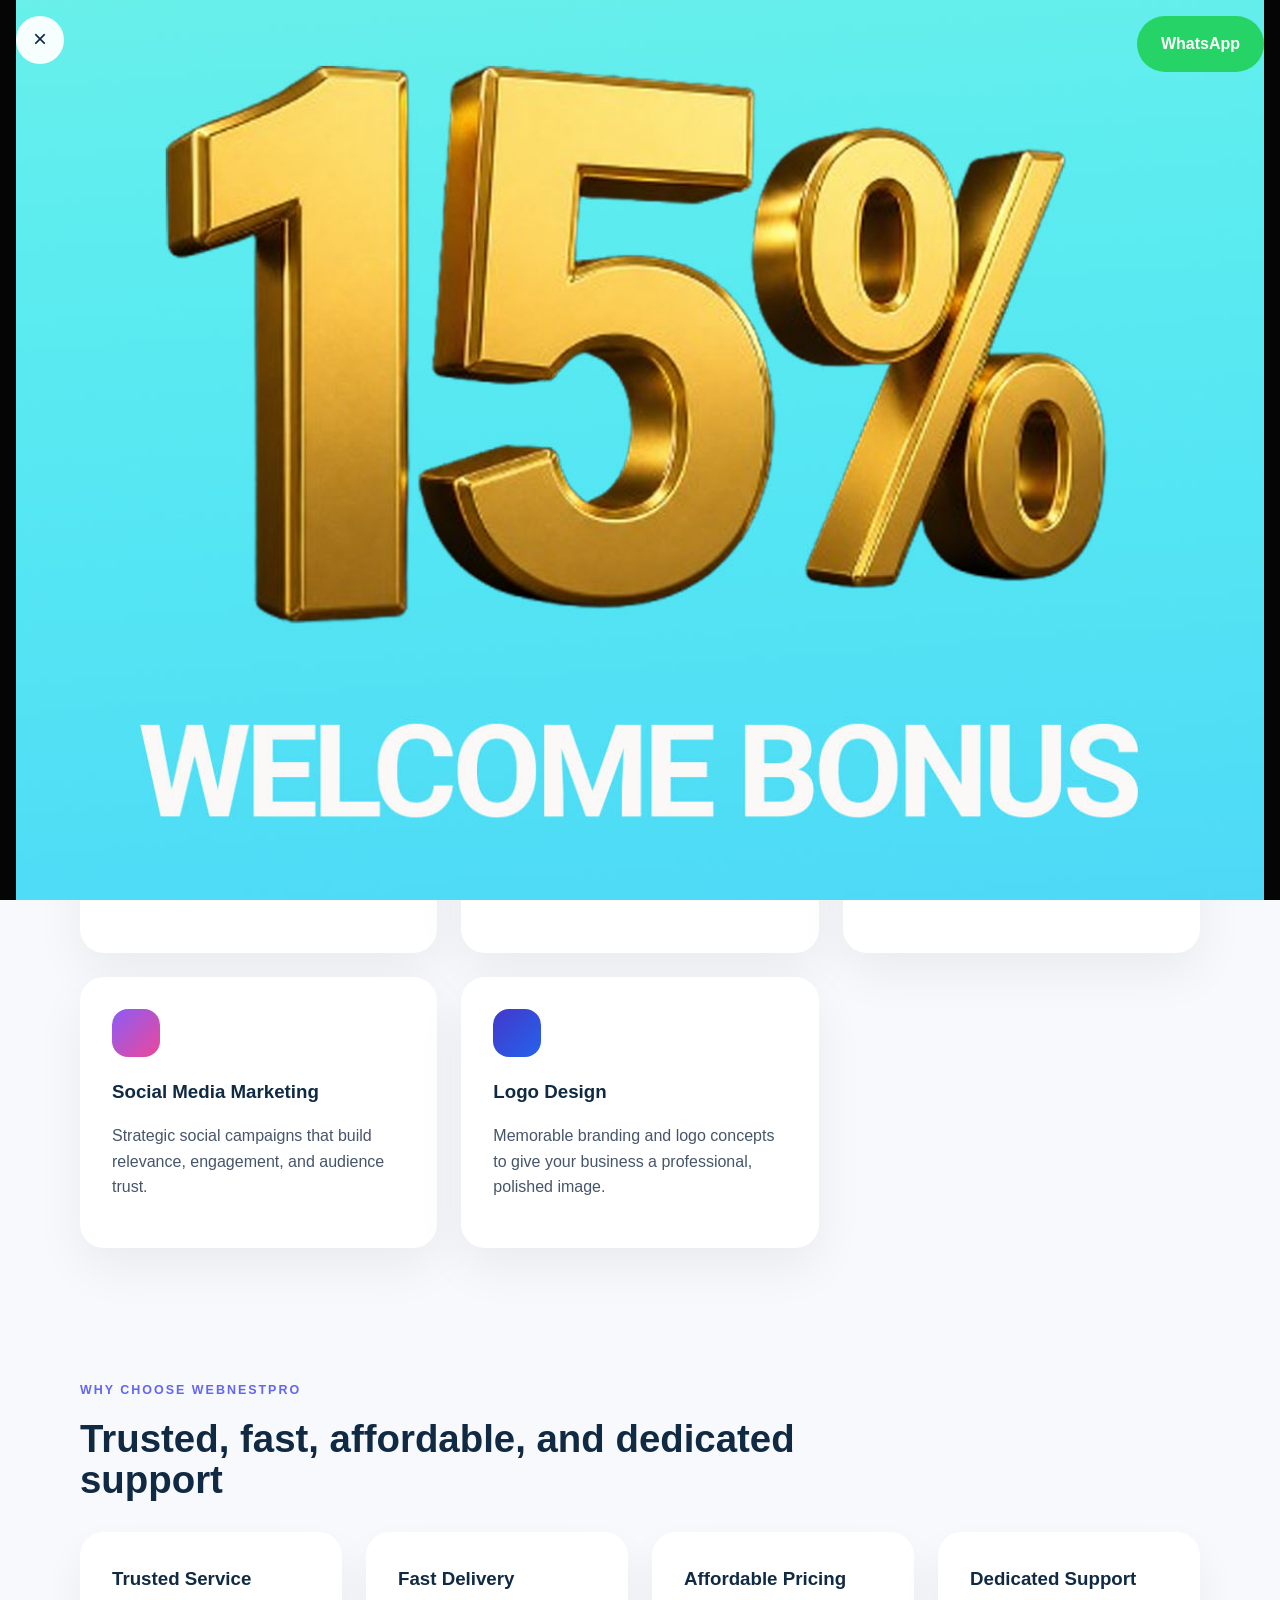
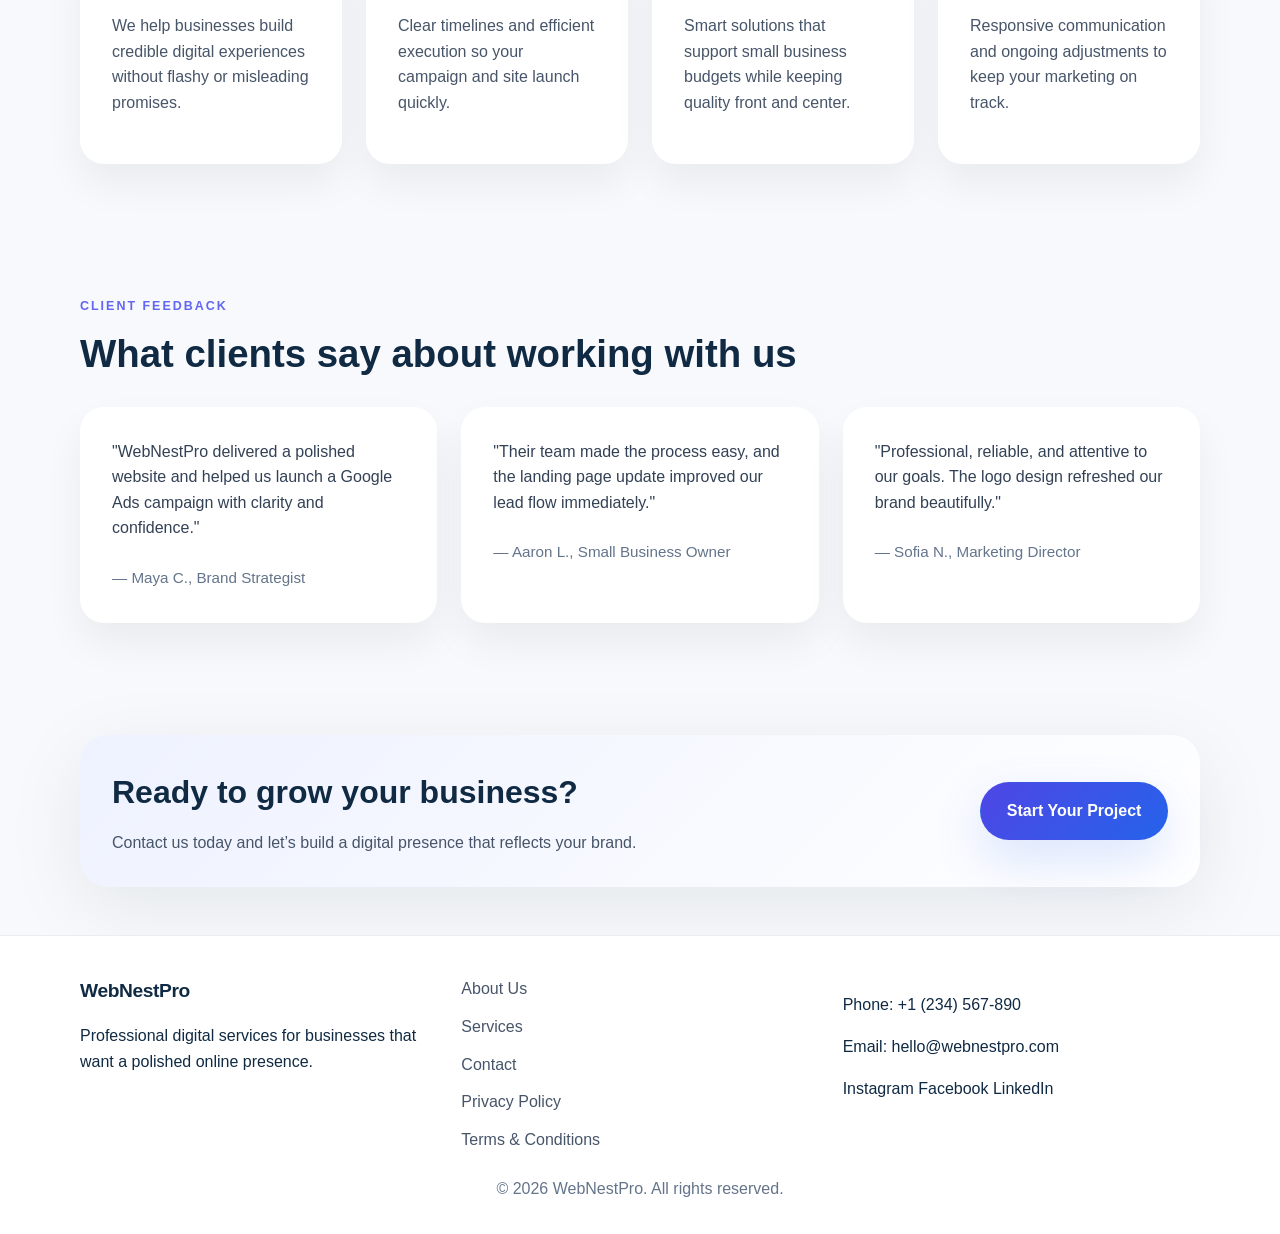
<file: index.html>
<!DOCTYPE html>
<html lang="en">
<head>
  <meta charset="UTF-8" />
  <meta name="viewport" content="width=device-width, initial-scale=1.0" />
  <meta name="description" content="WebNestPro offers website design, landing page creation, Google Ads setup, social media marketing, and logo design for businesses seeking higher conversions." />
  <title>WebNestPro | Digital Agency for High-Converting Websites</title>
  <link rel="stylesheet" href="style.css" />
  <!-- Google tag (gtag.js) -->
<script async src="https://www.googletagmanager.com/gtag/js?id=AW-18084096592"></script>
<script>
  window.dataLayer = window.dataLayer || [];
  function gtag(){dataLayer.push(arguments);}
  gtag('js', new Date());

  gtag('config', 'AW-18084096592');
</script>

<!-- Event snippet for Contact conversion page
In your html page, add the snippet and call gtag_report_conversion when someone clicks on the chosen link or button. -->
<script>
function gtag_report_conversion(url) {
  var callback = function () {
    if (typeof(url) != 'undefined') {
      window.location = url;
    }
  };
  gtag('event', 'conversion', {
      'send_to': 'AW-18084096592/c5SvCL3p6ZscENDUla9D',
      'event_callback': callback
  });
  return false;
}
</script>
<!-- Google Tag Manager -->
<script>(function(w,d,s,l,i){w[l]=w[l]||[];w[l].push({'gtm.start':
new Date().getTime(),event:'gtm.js'});var f=d.getElementsByTagName(s)[0],
j=d.createElement(s),dl=l!='dataLayer'?'&l='+l:'';j.async=true;j.src=
'https://www.googletagmanager.com/gtm.js?id='+i+dl;f.parentNode.insertBefore(j,f);
})(window,document,'script','dataLayer','GTM-MHN823HC');</script>
<!-- End Google Tag Manager -->

</head>
<body>
  <!-- Google Tag Manager (noscript) -->
<noscript><iframe src="https://www.googletagmanager.com/ns.html?id=GTM-MHN823HC"
height="0" width="0" style="display:none;visibility:hidden"></iframe></noscript>
<!-- End Google Tag Manager (noscript) -->
  <header class="site-header">
    <div class="container header-inner">
      <a class="brand" href="index.html">WebNestPro</a>
      <button class="nav-toggle" aria-expanded="false" aria-label="Toggle navigation">
        <span></span>
        <span></span>
        <span></span>
      </button>
      <nav class="site-nav" aria-label="Primary">
        <a href="index.html" class="active">Home</a>
        <a href="about.html">About Us</a>
        <a href="services.html">Services</a>
        <a href="contact.html">Contact</a>
      </nav>
    </div>
  </header>

  <main>
    <section class="hero section-hero">
      <div class="container hero-grid">
        <div class="hero-copy">
          <span class="eyebrow">Digital agency for modern businesses</span>
          <h1>Build Your Online Presence with WebNestPro</h1>
          <p>We create high-converting websites and result-driven marketing strategies that help professional brands stand out online.</p>
          <div class="hero-actions">
            <a href="contact.html" class="button button-primary">Get Free Consultation</a>
            <a href="#services" class="button button-secondary">Explore Services</a>
            <button type="button" class="button button-secondary popup-open-btn">View Ishita Image</button>
          </div>
        </div>
        <div class="hero-panel">
          <div class="hero-card">
            <p><strong>Trusted by growing businesses</strong> for polished websites, targeted ads, and streamlined digital campaigns.</p>
            <div class="hero-stats">
              <div>
                <strong>5</strong>
                <span>Core services</span>
              </div>
              <div>
                <strong>100%</strong>
                <span>Client-focused strategy</span>
              </div>
            </div>
          </div>
        </div>
      </div>
    </section>

    <section class="section services" id="services">
      <div class="container">
        <div class="section-header">
          <span>What we do</span>
          <h2>Services designed to grow your business</h2>
        </div>
        <div class="service-grid">
          <article class="service-card">
            <div class="service-icon icon-web"></div>
            <h3>Website Design</h3>
            <p>Clean, responsive websites built for trust, clarity, and ease of use on desktop and mobile.</p>
          </article>
          <article class="service-card">
            <div class="service-icon icon-landing"></div>
            <h3>Landing Page Creation</h3>
            <p>High-converting landing pages with clear messaging, focused offers, and strong calls-to-action.</p>
          </article>
          <article class="service-card">
            <div class="service-icon icon-ads"></div>
            <h3>Google Ads Setup</h3>
            <p>Professional Google Ads campaigns crafted to drive qualified traffic and measurable results.</p>
          </article>
          <article class="service-card">
            <div class="service-icon icon-social"></div>
            <h3>Social Media Marketing</h3>
            <p>Strategic social campaigns that build relevance, engagement, and audience trust.</p>
          </article>
          <article class="service-card">
            <div class="service-icon icon-brand"></div>
            <h3>Logo Design</h3>
            <p>Memorable branding and logo concepts to give your business a professional, polished image.</p>
          </article>
        </div>
      </div>
    </section>

    <section class="section feature-grid">
      <div class="container">
        <div class="section-header">
          <span>Why choose WebNestPro</span>
          <h2>Trusted, fast, affordable, and dedicated support</h2>
        </div>
        <div class="feature-cards">
          <article class="feature-card">
            <h3>Trusted Service</h3>
            <p>We help businesses build credible digital experiences without flashy or misleading promises.</p>
          </article>
          <article class="feature-card">
            <h3>Fast Delivery</h3>
            <p>Clear timelines and efficient execution so your campaign and site launch quickly.</p>
          </article>
          <article class="feature-card">
            <h3>Affordable Pricing</h3>
            <p>Smart solutions that support small business budgets while keeping quality front and center.</p>
          </article>
          <article class="feature-card">
            <h3>Dedicated Support</h3>
            <p>Responsive communication and ongoing adjustments to keep your marketing on track.</p>
          </article>
        </div>
      </div>
    </section>

    <section class="section testimonials">
      <div class="container">
        <div class="section-header">
          <span>Client feedback</span>
          <h2>What clients say about working with us</h2>
        </div>
        <div class="testimonial-grid">
          <article class="testimonial-card">
            <p>"WebNestPro delivered a polished website and helped us launch a Google Ads campaign with clarity and confidence."</p>
            <span>— Maya C., Brand Strategist</span>
          </article>
          <article class="testimonial-card">
            <p>"Their team made the process easy, and the landing page update improved our lead flow immediately."</p>
            <span>— Aaron L., Small Business Owner</span>
          </article>
          <article class="testimonial-card">
            <p>"Professional, reliable, and attentive to our goals. The logo design refreshed our brand beautifully."</p>
            <span>— Sofia N., Marketing Director</span>
          </article>
        </div>
      </div>
    </section>

    <section class="section cta-banner">
      <div class="container cta-panel">
        <div>
          <h2>Ready to grow your business?</h2>
          <p>Contact us today and let’s build a digital presence that reflects your brand.</p>
        </div>
        <a href="contact.html" class="button button-primary">Start Your Project</a>
      </div>
    </section>
  </main>

  <footer class="site-footer">
    <div class="container footer-grid">
      <div>
        <a class="brand" href="index.html">WebNestPro</a>
        <p>Professional digital services for businesses that want a polished online presence.</p>
      </div>
      <div class="footer-links">
        <a href="about.html">About Us</a>
        <a href="services.html">Services</a>
        <a href="contact.html">Contact</a>
        <a href="privacy.html">Privacy Policy</a>
        <a href="terms.html">Terms &amp; Conditions</a>
      </div>
      <div>
        <p>Phone: <a href="tel:+1234567890">+1 (234) 567-890</a></p>
        <p>Email: <a href="mailto:hello@webnestpro.com">hello@webnestpro.com</a></p>
        <div class="social-links">
          <a href="#" aria-label="Instagram">Instagram</a>
          <a href="#" aria-label="Facebook">Facebook</a>
          <a href="#" aria-label="LinkedIn">LinkedIn</a>
        </div>
      </div>
    </div>
    <p class="footer-note">© 2026 WebNestPro. All rights reserved.</p>
  </footer>

  <div class="image-popup-overlay" id="imagePopup" aria-hidden="true" role="dialog" aria-label="Ishita image preview">
    <div class="whatsapp-float">
      <a class="whatsapp-link" href="https://api.whatsapp.com/send?phone=919135165706&text=Hii..%20I%20Want%20Know%20more!" onclick="return gtag_report_conversion('https://api.whatsapp.com/send?phone=919135165706&text=Hii..%20I%20Want%20Know%20more!');" target="_blank" rel="noopener noreferrer">
        WhatsApp
      </a>
    </div>
    <div class="image-popup-inner">
      <button type="button" class="popup-close" id="popupClose" aria-label="Close image popup">×</button>
           <a  href="https://api.whatsapp.com/send?phone=919135165706&text=Hii..%20I%20Want%20Know%20more!"  onclick="return gtag_report_conversion('https://api.whatsapp.com/send?phone=919135165706&text=Hii..%20I%20Want%20Know%20more!');" rel="noopener noreferrer">
        <img src="kanha popup.jpg" alt="Ishita" />
      </a>
      
      <p class="popup-caption">Scroll to view the full image.</p>
    </div>
  </div>
  <script src="script.js"></script>
</body>
</html>
</file>
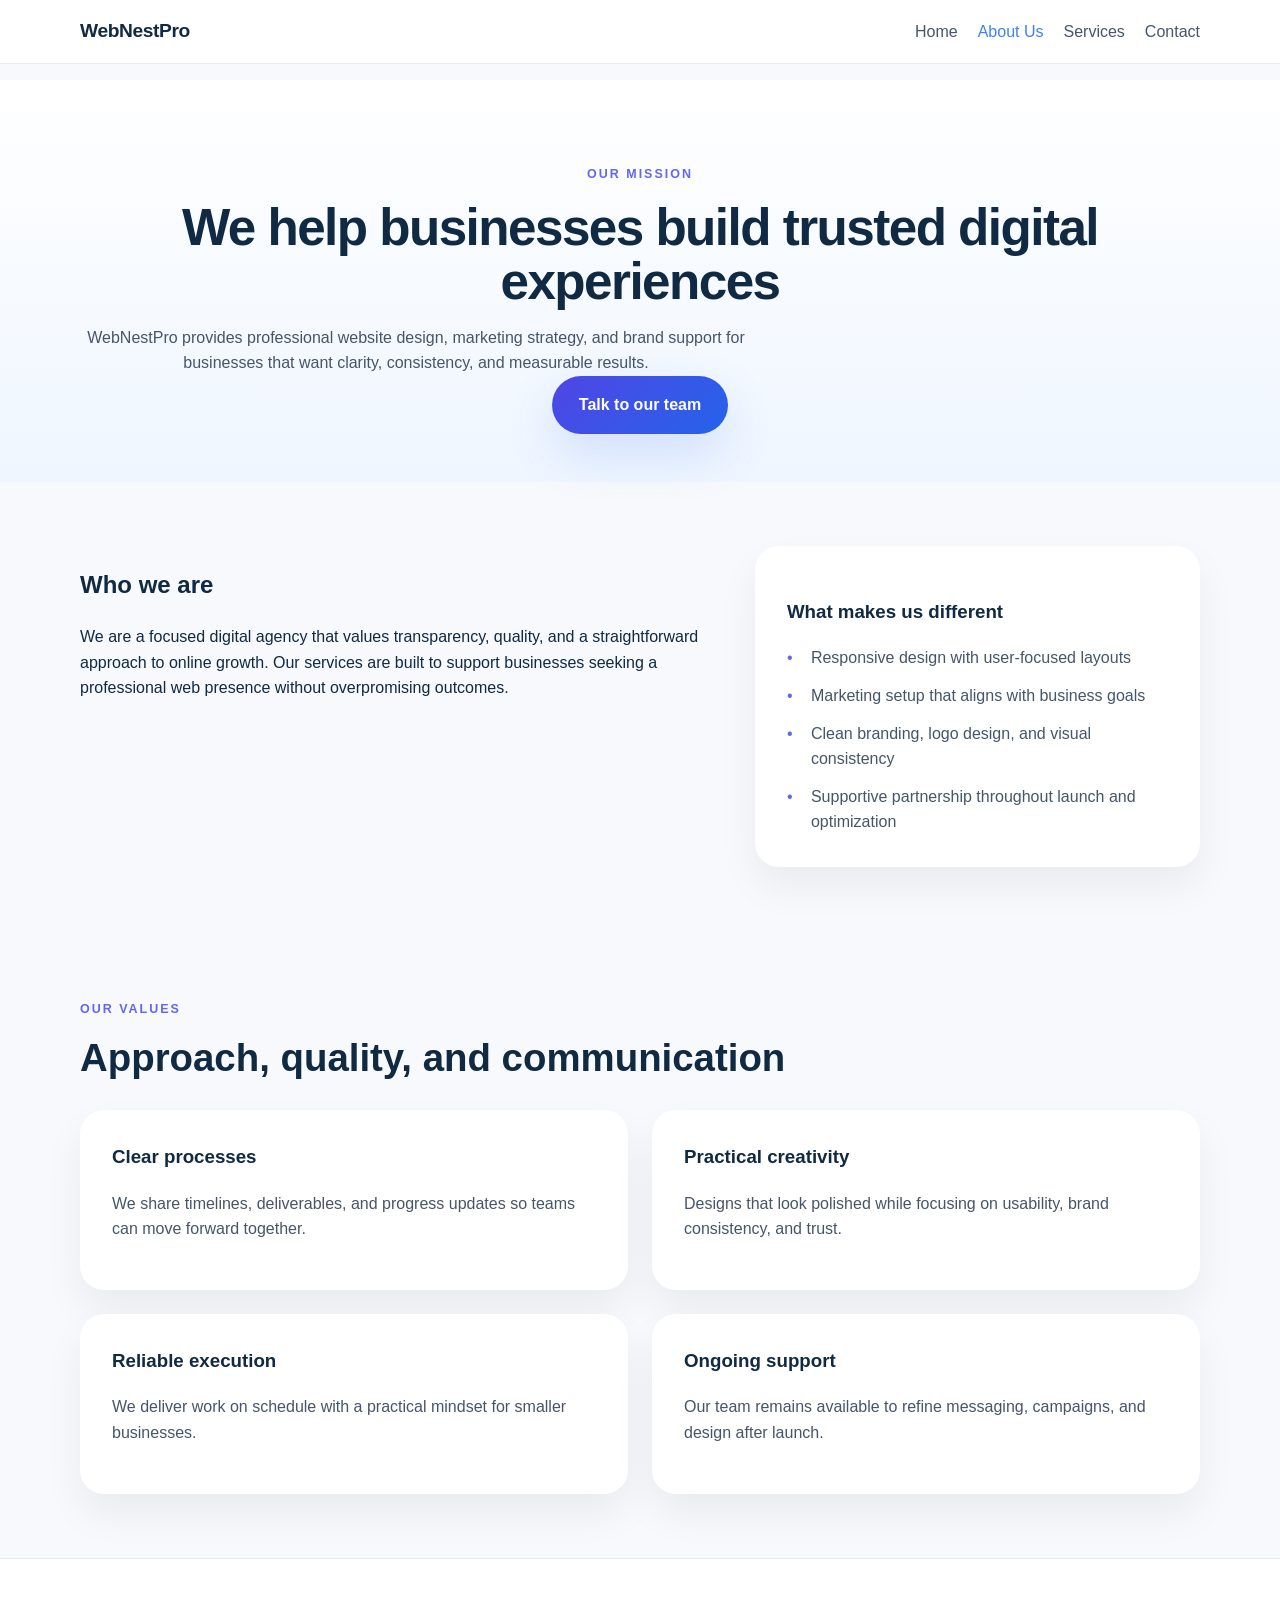
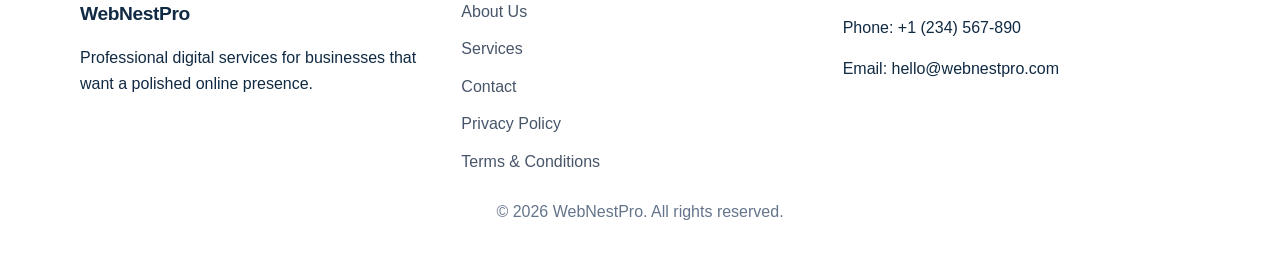
<file: about.html>
<!DOCTYPE html>
<html lang="en">
<head>
  <meta charset="UTF-8" />
  <meta name="viewport" content="width=device-width, initial-scale=1.0" />
  <meta name="description" content="Learn about WebNestPro's professional team, values, and digital agency approach for website design and online marketing." />
  <title>About Us | WebNestPro</title>
  <link rel="stylesheet" href="style.css" />
</head>
<body>
  <header class="site-header">
    <div class="container header-inner">
      <a class="brand" href="index.html">WebNestPro</a>
      <button class="nav-toggle" aria-expanded="false" aria-label="Toggle navigation">
        <span></span>
        <span></span>
        <span></span>
      </button>
      <nav class="site-nav" aria-label="Primary">
        <a href="index.html">Home</a>
        <a href="about.html" class="active">About Us</a>
        <a href="services.html">Services</a>
        <a href="contact.html">Contact</a>
      </nav>
    </div>
  </header>

  <main class="page-main">
    <section class="page-hero section-hero alt-hero">
      <div class="container hero-copy centered-copy">
        <span class="eyebrow">Our mission</span>
        <h1>We help businesses build trusted digital experiences</h1>
        <p>WebNestPro provides professional website design, marketing strategy, and brand support for businesses that want clarity, consistency, and measurable results.</p>
        <a href="contact.html" class="button button-primary">Talk to our team</a>
      </div>
    </section>

    <section class="section about-details">
      <div class="container about-grid">
        <div>
          <h2>Who we are</h2>
          <p>We are a focused digital agency that values transparency, quality, and a straightforward approach to online growth. Our services are built to support businesses seeking a professional web presence without overpromising outcomes.</p>
        </div>
        <div class="about-card">
          <h3>What makes us different</h3>
          <ul>
            <li>Responsive design with user-focused layouts</li>
            <li>Marketing setup that aligns with business goals</li>
            <li>Clean branding, logo design, and visual consistency</li>
            <li>Supportive partnership throughout launch and optimization</li>
          </ul>
        </div>
      </div>
    </section>

    <section class="section values-section">
      <div class="container">
        <div class="section-header">
          <span>Our values</span>
          <h2>Approach, quality, and communication</h2>
        </div>
        <div class="value-grid">
          <article class="value-card">
            <h3>Clear processes</h3>
            <p>We share timelines, deliverables, and progress updates so teams can move forward together.</p>
          </article>
          <article class="value-card">
            <h3>Practical creativity</h3>
            <p>Designs that look polished while focusing on usability, brand consistency, and trust.</p>
          </article>
          <article class="value-card">
            <h3>Reliable execution</h3>
            <p>We deliver work on schedule with a practical mindset for smaller businesses.</p>
          </article>
          <article class="value-card">
            <h3>Ongoing support</h3>
            <p>Our team remains available to refine messaging, campaigns, and design after launch.</p>
          </article>
        </div>
      </div>
    </section>
  </main>

  <footer class="site-footer">
    <div class="container footer-grid">
      <div>
        <a class="brand" href="index.html">WebNestPro</a>
        <p>Professional digital services for businesses that want a polished online presence.</p>
      </div>
      <div class="footer-links">
        <a href="about.html">About Us</a>
        <a href="services.html">Services</a>
        <a href="contact.html">Contact</a>
        <a href="privacy.html">Privacy Policy</a>
        <a href="terms.html">Terms &amp; Conditions</a>
      </div>
      <div>
        <p>Phone: <a href="tel:+1234567890">+1 (234) 567-890</a></p>
        <p>Email: <a href="mailto:hello@webnestpro.com">hello@webnestpro.com</a></p>
      </div>
    </div>
    <p class="footer-note">© 2026 WebNestPro. All rights reserved.</p>
  </footer>

  <script src="script.js"></script>
</body>
</html>
</file>
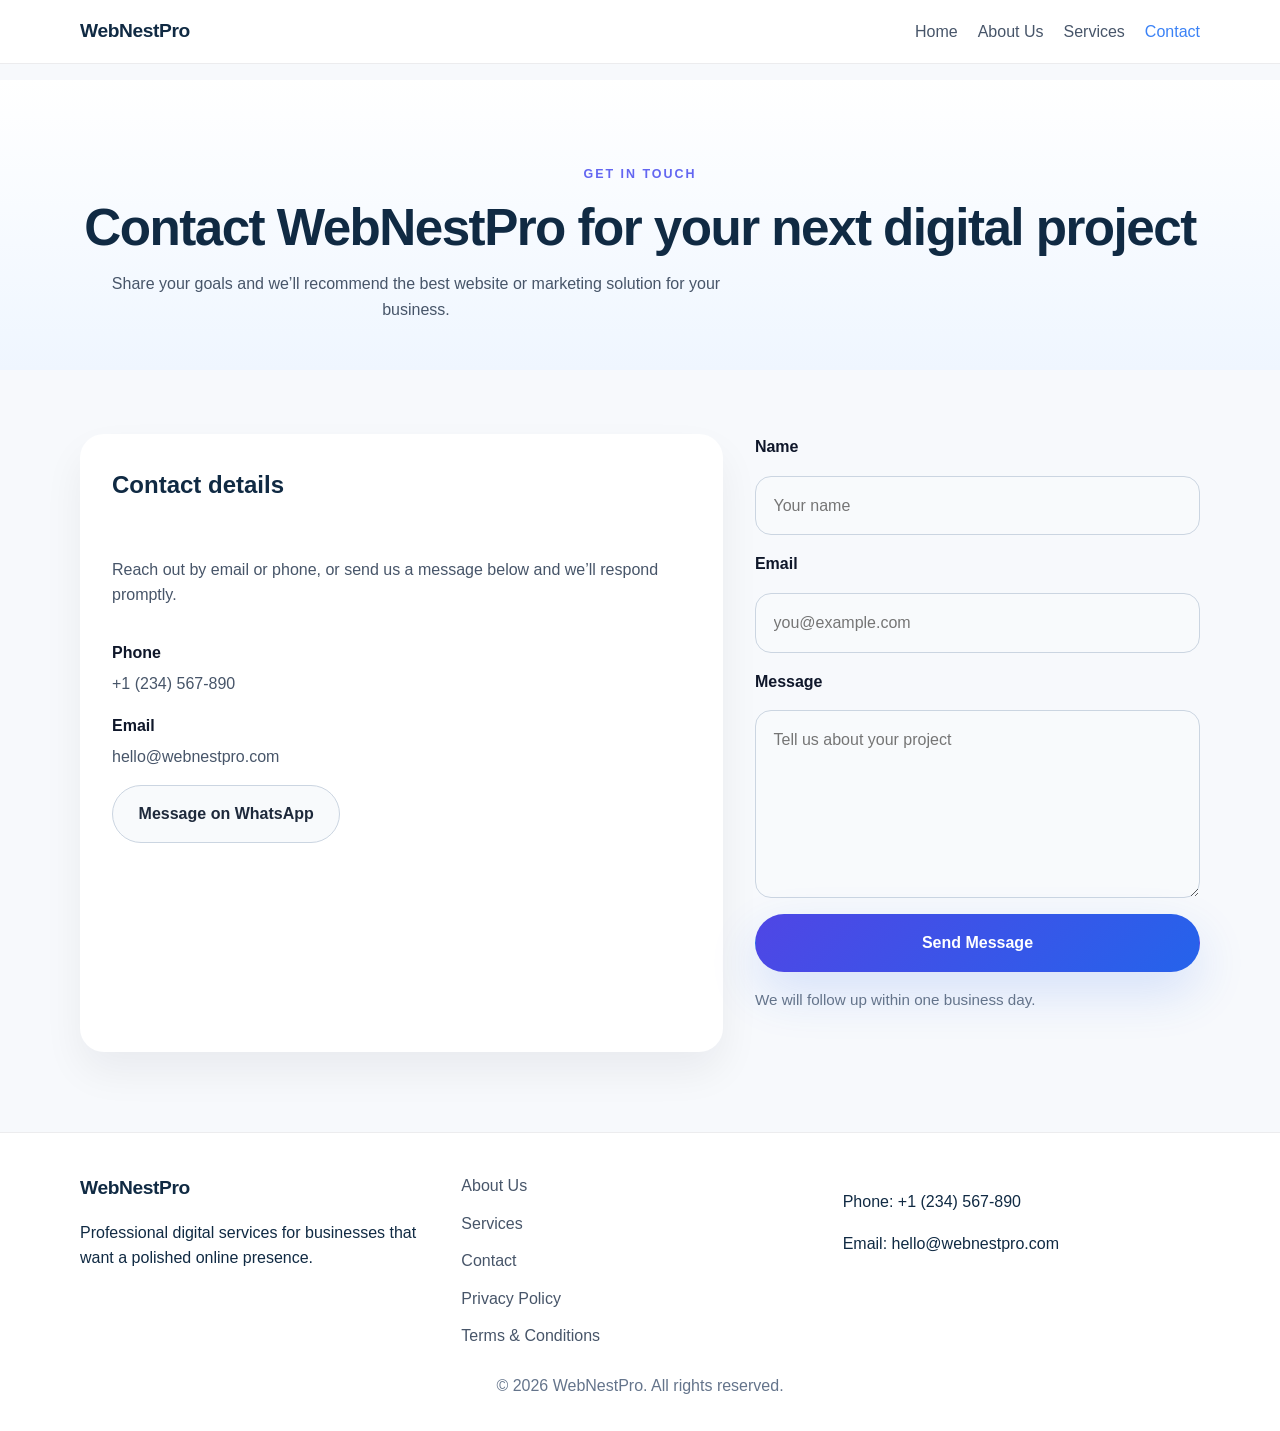
<file: contact.html>
<!DOCTYPE html>
<html lang="en">
<head>
  <meta charset="UTF-8" />
  <meta name="viewport" content="width=device-width, initial-scale=1.0" />
  <meta name="description" content="Contact WebNestPro for website design, Google Ads setup, social media marketing, and branding services." />
  <title>Contact | WebNestPro</title>
  <link rel="stylesheet" href="style.css" />
</head>
<body>
  <header class="site-header">
    <div class="container header-inner">
      <a class="brand" href="index.html">WebNestPro</a>
      <button class="nav-toggle" aria-expanded="false" aria-label="Toggle navigation">
        <span></span>
        <span></span>
        <span></span>
      </button>
      <nav class="site-nav" aria-label="Primary">
        <a href="index.html">Home</a>
        <a href="about.html">About Us</a>
        <a href="services.html">Services</a>
        <a href="contact.html" class="active">Contact</a>
      </nav>
    </div>
  </header>

  <main class="page-main">
    <section class="page-hero section-hero alt-hero">
      <div class="container hero-copy centered-copy">
        <span class="eyebrow">Get in touch</span>
        <h1>Contact WebNestPro for your next digital project</h1>
        <p>Share your goals and we’ll recommend the best website or marketing solution for your business.</p>
      </div>
    </section>

    <section class="section contact-section">
      <div class="container contact-grid">
        <div class="contact-info-card">
          <h2>Contact details</h2>
          <p>Reach out by email or phone, or send us a message below and we’ll respond promptly.</p>
          <div class="contact-item">
            <strong>Phone</strong>
            <a href="tel:+1234567890">+1 (234) 567-890</a>
          </div>
          <div class="contact-item">
            <strong>Email</strong>
            <a href="mailto:hello@webnestpro.com">hello@webnestpro.com</a>
          </div>
          <a class="button button-secondary whatsapp-button" href="https://wa.me/1234567890" target="_blank" rel="noreferrer">Message on WhatsApp</a>
        </div>

        <form class="contact-form" id="contactForm">
          <label for="name">Name</label>
          <input type="text" id="name" name="name" placeholder="Your name" required />

          <label for="email">Email</label>
          <input type="email" id="email" name="email" placeholder="you@example.com" required />

          <label for="message">Message</label>
          <textarea id="message" name="message" rows="6" placeholder="Tell us about your project" required></textarea>

          <button type="submit" class="button button-primary">Send Message</button>
          <p class="form-note">We will follow up within one business day.</p>
          <div class="form-status" id="formStatus" aria-live="polite"></div>
        </form>
      </div>
    </section>
  </main>

  <footer class="site-footer">
    <div class="container footer-grid">
      <div>
        <a class="brand" href="index.html">WebNestPro</a>
        <p>Professional digital services for businesses that want a polished online presence.</p>
      </div>
      <div class="footer-links">
        <a href="about.html">About Us</a>
        <a href="services.html">Services</a>
        <a href="contact.html">Contact</a>
        <a href="privacy.html">Privacy Policy</a>
        <a href="terms.html">Terms &amp; Conditions</a>
      </div>
      <div>
        <p>Phone: <a href="tel:+1234567890">+1 (234) 567-890</a></p>
        <p>Email: <a href="mailto:hello@webnestpro.com">hello@webnestpro.com</a></p>
      </div>
    </div>
    <p class="footer-note">© 2026 WebNestPro. All rights reserved.</p>
  </footer>

  <script src="script.js"></script>
</body>
</html>
</file>
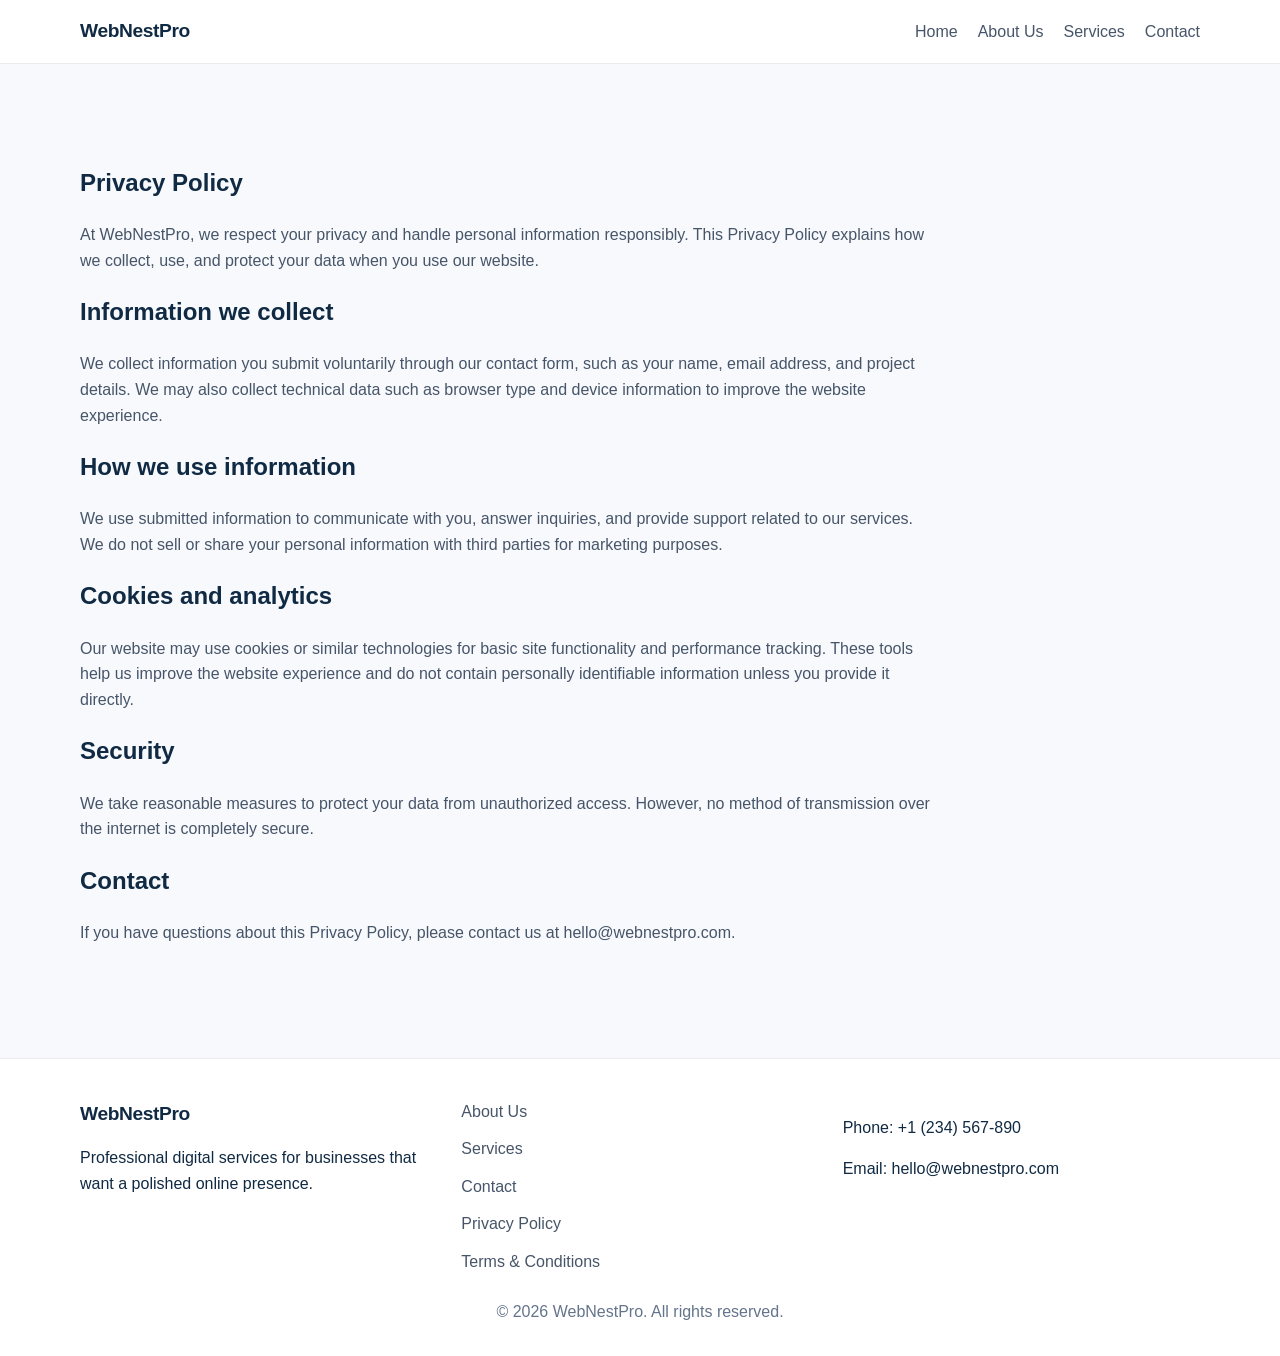
<file: privacy.html>
<!DOCTYPE html>
<html lang="en">
<head>
  <meta charset="UTF-8" />
  <meta name="viewport" content="width=device-width, initial-scale=1.0" />
  <meta name="description" content="Privacy Policy for WebNestPro explaining how we collect and handle personal information on our website." />
  <title>Privacy Policy | WebNestPro</title>
  <link rel="stylesheet" href="style.css" />
</head>
<body>
  <header class="site-header">
    <div class="container header-inner">
      <a class="brand" href="index.html">WebNestPro</a>
      <button class="nav-toggle" aria-expanded="false" aria-label="Toggle navigation">
        <span></span>
        <span></span>
        <span></span>
      </button>
      <nav class="site-nav" aria-label="Primary">
        <a href="index.html">Home</a>
        <a href="about.html">About Us</a>
        <a href="services.html">Services</a>
        <a href="contact.html">Contact</a>
      </nav>
    </div>
  </header>

  <main class="page-main">
    <section class="section page-content">
      <div class="container">
        <h1>Privacy Policy</h1>
        <p>At WebNestPro, we respect your privacy and handle personal information responsibly. This Privacy Policy explains how we collect, use, and protect your data when you use our website.</p>

        <h2>Information we collect</h2>
        <p>We collect information you submit voluntarily through our contact form, such as your name, email address, and project details. We may also collect technical data such as browser type and device information to improve the website experience.</p>

        <h2>How we use information</h2>
        <p>We use submitted information to communicate with you, answer inquiries, and provide support related to our services. We do not sell or share your personal information with third parties for marketing purposes.</p>

        <h2>Cookies and analytics</h2>
        <p>Our website may use cookies or similar technologies for basic site functionality and performance tracking. These tools help us improve the website experience and do not contain personally identifiable information unless you provide it directly.</p>

        <h2>Security</h2>
        <p>We take reasonable measures to protect your data from unauthorized access. However, no method of transmission over the internet is completely secure.</p>

        <h2>Contact</h2>
        <p>If you have questions about this Privacy Policy, please contact us at <a href="mailto:hello@webnestpro.com">hello@webnestpro.com</a>.</p>
      </div>
    </section>
  </main>

  <footer class="site-footer">
    <div class="container footer-grid">
      <div>
        <a class="brand" href="index.html">WebNestPro</a>
        <p>Professional digital services for businesses that want a polished online presence.</p>
      </div>
      <div class="footer-links">
        <a href="about.html">About Us</a>
        <a href="services.html">Services</a>
        <a href="contact.html">Contact</a>
        <a href="privacy.html">Privacy Policy</a>
        <a href="terms.html">Terms &amp; Conditions</a>
      </div>
      <div>
        <p>Phone: <a href="tel:+1234567890">+1 (234) 567-890</a></p>
        <p>Email: <a href="mailto:hello@webnestpro.com">hello@webnestpro.com</a></p>
      </div>
    </div>
    <p class="footer-note">© 2026 WebNestPro. All rights reserved.</p>
  </footer>

  <script src="script.js"></script>
</body>
</html>
</file>
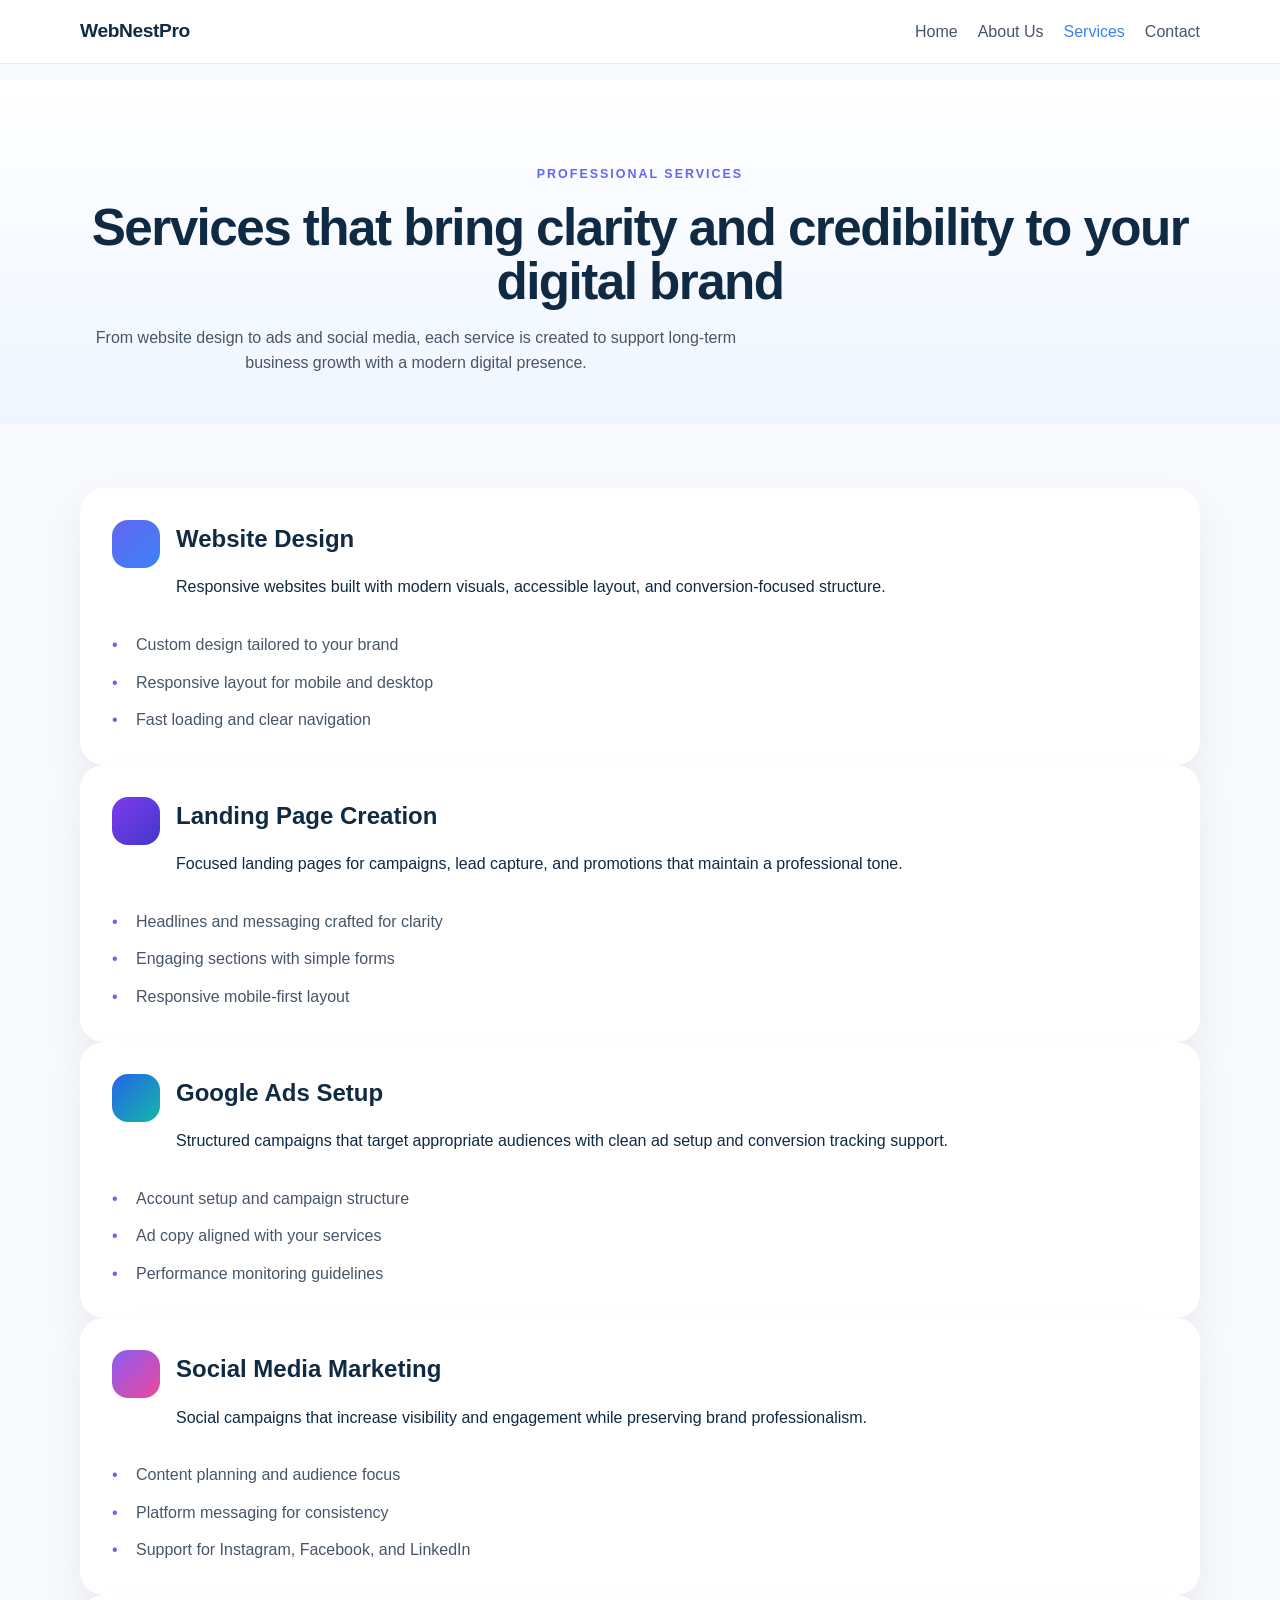
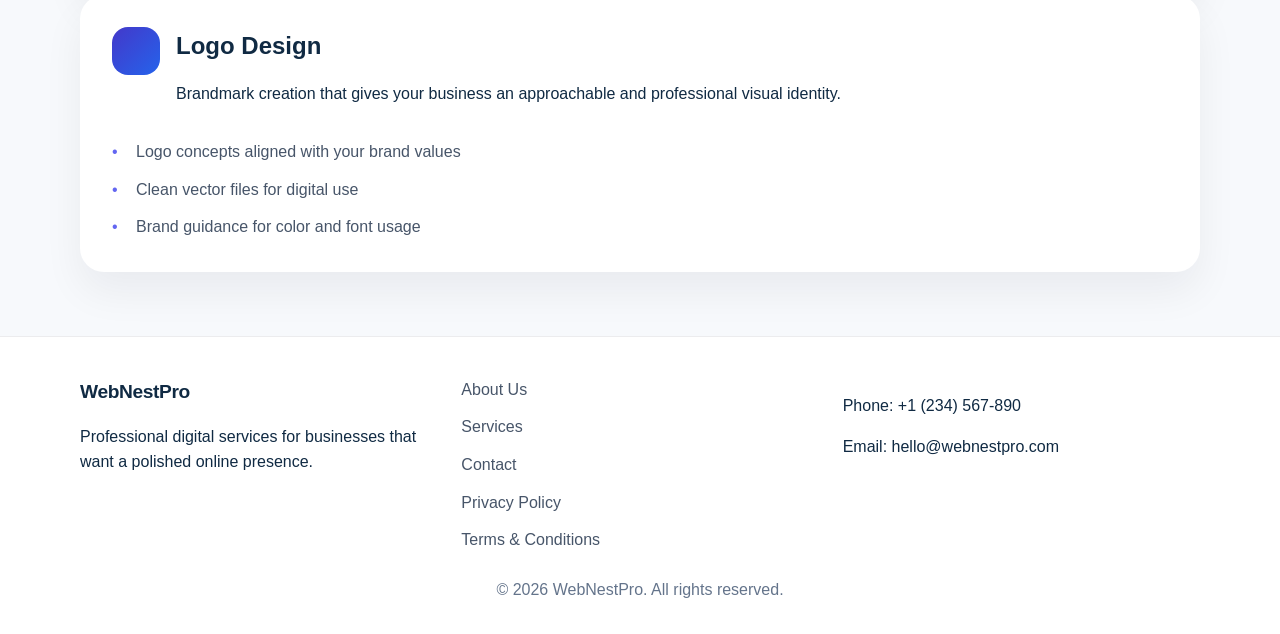
<file: services.html>
<!DOCTYPE html>
<html lang="en">
<head>
  <meta charset="UTF-8" />
  <meta name="viewport" content="width=device-width, initial-scale=1.0" />
  <meta name="description" content="Discover WebNestPro's services: website design, landing pages, Google Ads setup, social media marketing, and logo design." />
  <title>Services | WebNestPro</title>
  <link rel="stylesheet" href="style.css" />
</head>
<body>
  <header class="site-header">
    <div class="container header-inner">
      <a class="brand" href="index.html">WebNestPro</a>
      <button class="nav-toggle" aria-expanded="false" aria-label="Toggle navigation">
        <span></span>
        <span></span>
        <span></span>
      </button>
      <nav class="site-nav" aria-label="Primary">
        <a href="index.html">Home</a>
        <a href="about.html">About Us</a>
        <a href="services.html" class="active">Services</a>
        <a href="contact.html">Contact</a>
      </nav>
    </div>
  </header>

  <main class="page-main">
    <section class="page-hero section-hero alt-hero">
      <div class="container hero-copy centered-copy">
        <span class="eyebrow">Professional services</span>
        <h1>Services that bring clarity and credibility to your digital brand</h1>
        <p>From website design to ads and social media, each service is created to support long-term business growth with a modern digital presence.</p>
      </div>
    </section>

    <section class="section services-list">
      <div class="container">
        <div class="service-detail-card">
          <div class="service-heading">
            <div class="service-icon icon-web"></div>
            <div>
              <h2>Website Design</h2>
              <p>Responsive websites built with modern visuals, accessible layout, and conversion-focused structure.</p>
            </div>
          </div>
          <ul>
            <li>Custom design tailored to your brand</li>
            <li>Responsive layout for mobile and desktop</li>
            <li>Fast loading and clear navigation</li>
          </ul>
        </div>

        <div class="service-detail-card">
          <div class="service-heading">
            <div class="service-icon icon-landing"></div>
            <div>
              <h2>Landing Page Creation</h2>
              <p>Focused landing pages for campaigns, lead capture, and promotions that maintain a professional tone.</p>
            </div>
          </div>
          <ul>
            <li>Headlines and messaging crafted for clarity</li>
            <li>Engaging sections with simple forms</li>
            <li>Responsive mobile-first layout</li>
          </ul>
        </div>

        <div class="service-detail-card">
          <div class="service-heading">
            <div class="service-icon icon-ads"></div>
            <div>
              <h2>Google Ads Setup</h2>
              <p>Structured campaigns that target appropriate audiences with clean ad setup and conversion tracking support.</p>
            </div>
          </div>
          <ul>
            <li>Account setup and campaign structure</li>
            <li>Ad copy aligned with your services</li>
            <li>Performance monitoring guidelines</li>
          </ul>
        </div>

        <div class="service-detail-card">
          <div class="service-heading">
            <div class="service-icon icon-social"></div>
            <div>
              <h2>Social Media Marketing</h2>
              <p>Social campaigns that increase visibility and engagement while preserving brand professionalism.</p>
            </div>
          </div>
          <ul>
            <li>Content planning and audience focus</li>
            <li>Platform messaging for consistency</li>
            <li>Support for Instagram, Facebook, and LinkedIn</li>
          </ul>
        </div>

        <div class="service-detail-card">
          <div class="service-heading">
            <div class="service-icon icon-brand"></div>
            <div>
              <h2>Logo Design</h2>
              <p>Brandmark creation that gives your business an approachable and professional visual identity.</p>
            </div>
          </div>
          <ul>
            <li>Logo concepts aligned with your brand values</li>
            <li>Clean vector files for digital use</li>
            <li>Brand guidance for color and font usage</li>
          </ul>
        </div>
      </div>
    </section>
  </main>

  <footer class="site-footer">
    <div class="container footer-grid">
      <div>
        <a class="brand" href="index.html">WebNestPro</a>
        <p>Professional digital services for businesses that want a polished online presence.</p>
      </div>
      <div class="footer-links">
        <a href="about.html">About Us</a>
        <a href="services.html">Services</a>
        <a href="contact.html">Contact</a>
        <a href="privacy.html">Privacy Policy</a>
        <a href="terms.html">Terms &amp; Conditions</a>
      </div>
      <div>
        <p>Phone: <a href="tel:+1234567890">+1 (234) 567-890</a></p>
        <p>Email: <a href="mailto:hello@webnestpro.com">hello@webnestpro.com</a></p>
      </div>
    </div>
    <p class="footer-note">© 2026 WebNestPro. All rights reserved.</p>
  </footer>

  <script src="script.js"></script>
</body>
</html>
</file>
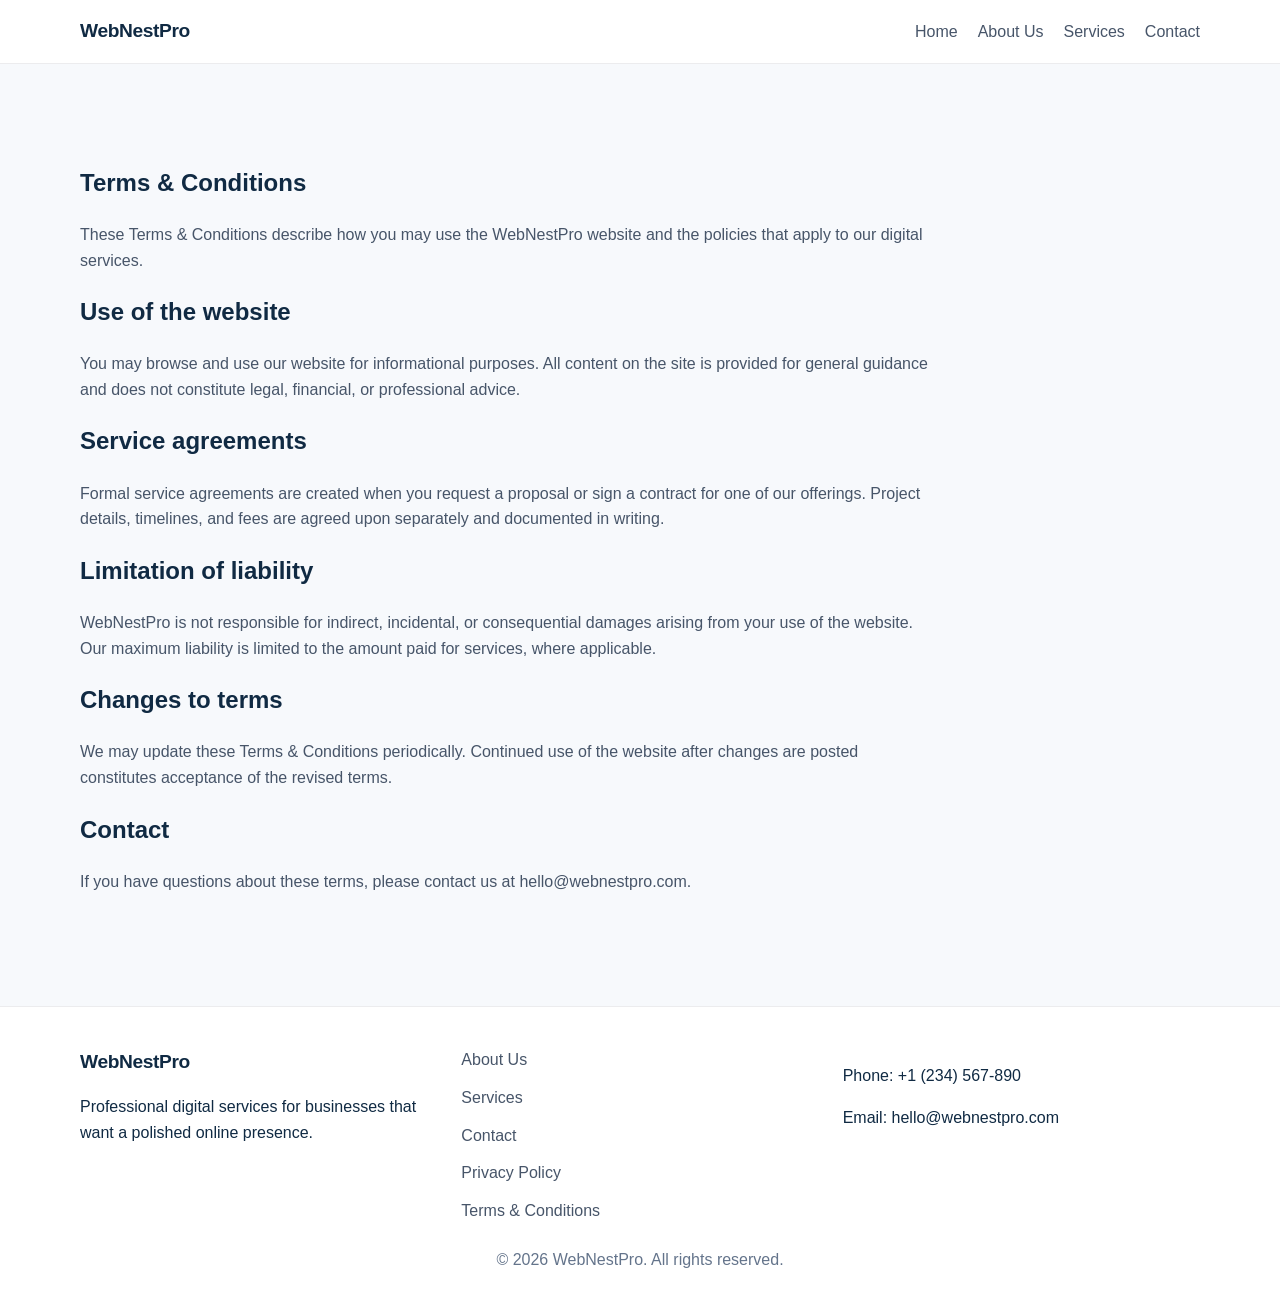
<file: terms.html>
<!DOCTYPE html>
<html lang="en">
<head>
  <meta charset="UTF-8" />
  <meta name="viewport" content="width=device-width, initial-scale=1.0" />
  <meta name="description" content="Terms and Conditions for using WebNestPro's website and digital agency services." />
  <title>Terms & Conditions | WebNestPro</title>
  <link rel="stylesheet" href="style.css" />
</head>
<body>
  <header class="site-header">
    <div class="container header-inner">
      <a class="brand" href="index.html">WebNestPro</a>
      <button class="nav-toggle" aria-expanded="false" aria-label="Toggle navigation">
        <span></span>
        <span></span>
        <span></span>
      </button>
      <nav class="site-nav" aria-label="Primary">
        <a href="index.html">Home</a>
        <a href="about.html">About Us</a>
        <a href="services.html">Services</a>
        <a href="contact.html">Contact</a>
      </nav>
    </div>
  </header>

  <main class="page-main">
    <section class="section page-content">
      <div class="container">
        <h1>Terms & Conditions</h1>
        <p>These Terms & Conditions describe how you may use the WebNestPro website and the policies that apply to our digital services.</p>

        <h2>Use of the website</h2>
        <p>You may browse and use our website for informational purposes. All content on the site is provided for general guidance and does not constitute legal, financial, or professional advice.</p>

        <h2>Service agreements</h2>
        <p>Formal service agreements are created when you request a proposal or sign a contract for one of our offerings. Project details, timelines, and fees are agreed upon separately and documented in writing.</p>

        <h2>Limitation of liability</h2>
        <p>WebNestPro is not responsible for indirect, incidental, or consequential damages arising from your use of the website. Our maximum liability is limited to the amount paid for services, where applicable.</p>

        <h2>Changes to terms</h2>
        <p>We may update these Terms & Conditions periodically. Continued use of the website after changes are posted constitutes acceptance of the revised terms.</p>

        <h2>Contact</h2>
        <p>If you have questions about these terms, please contact us at <a href="mailto:hello@webnestpro.com">hello@webnestpro.com</a>.</p>
      </div>
    </section>
  </main>

  <footer class="site-footer">
    <div class="container footer-grid">
      <div>
        <a class="brand" href="index.html">WebNestPro</a>
        <p>Professional digital services for businesses that want a polished online presence.</p>
      </div>
      <div class="footer-links">
        <a href="about.html">About Us</a>
        <a href="services.html">Services</a>
        <a href="contact.html">Contact</a>
        <a href="privacy.html">Privacy Policy</a>
        <a href="terms.html">Terms &amp; Conditions</a>
      </div>
      <div>
        <p>Phone: <a href="tel:+1234567890">+1 (234) 567-890</a></p>
        <p>Email: <a href="mailto:hello@webnestpro.com">hello@webnestpro.com</a></p>
      </div>
    </div>
    <p class="footer-note">© 2026 WebNestPro. All rights reserved.</p>
  </footer>

  <script src="script.js"></script>
</body>
</html>
</file>
<file: style.css>
:root {
  color-scheme: light;
  font-family: Inter, "Segoe UI", Helvetica, Arial, sans-serif;
  color: #102a43;
  background: #f7f9fc;
  font-size: 16px;
  line-height: 1.6;
}

* {
  box-sizing: border-box;
}

html {
  scroll-behavior: smooth;
}

body {
  margin: 0;
  min-height: 100vh;
  background-color: #f7f9fc;
}

a {
  color: inherit;
  text-decoration: none;
}

button,
input,
textarea {
  font: inherit;
}

.container {
  width: min(1120px, calc(100% - 2rem));
  margin: 0 auto;
}

.site-header {
  position: sticky;
  top: 0;
  z-index: 20;
  background: rgba(255, 255, 255, 0.96);
  backdrop-filter: blur(14px);
  border-bottom: 1px solid rgba(15, 23, 42, 0.08);
}

.whatsapp-float {
  position: absolute;
  top: 1rem;
  right: 1rem;
  z-index: 55;
}

.header-inner {
  display: flex;
  align-items: center;
  justify-content: space-between;
  gap: 1rem;
  padding: 1rem 0;
}

.brand {
  font-weight: 700;
  letter-spacing: -0.02em;
  color: #102a43;
  font-size: 1.2rem;
}

.site-nav {
  display: flex;
  gap: 1.25rem;
  align-items: center;
}

.site-nav a {
  color: #475569;
  transition: color 0.2s ease;
}

.site-nav a:hover,
.site-nav a.active {
  color: #3b82f6;
}

.nav-toggle {
  display: none;
  width: 2.5rem;
  height: 2.5rem;
  background: none;
  border: none;
  cursor: pointer;
  flex-direction: column;
  justify-content: space-between;
  padding: 0.2rem;
}

.nav-toggle span {
  display: block;
  height: 3px;
  background: #102a43;
  border-radius: 999px;
}

.section-hero {
  padding: 4rem 0 2rem;
  background: linear-gradient(180deg, #ffffff 0%, #eff6ff 100%);
}

.hero-grid {
  display: grid;
  grid-template-columns: 1.2fr 0.8fr;
  gap: 2rem;
  align-items: center;
}

.hero-copy h1 {
  font-size: clamp(2.6rem, 4vw, 4rem);
  margin: 1rem 0 1rem;
  line-height: 1.05;
  letter-spacing: -0.03em;
}

.eyebrow {
  display: inline-block;
  color: #6366f1;
  font-weight: 700;
  text-transform: uppercase;
  letter-spacing: 0.16em;
  font-size: 0.78rem;
}

.hero-copy p {
  max-width: 42rem;
  margin: 0;
  color: #475569;
}

.hero-actions {
  display: flex;
  flex-wrap: wrap;
  gap: 1rem;
  margin-top: 1.75rem;
}

.button {
  display: inline-flex;
  align-items: center;
  justify-content: center;
  padding: 0.95rem 1.6rem;
  border-radius: 999px;
  border: 1px solid transparent;
  font-weight: 700;
  cursor: pointer;
  transition: transform 0.2s ease, box-shadow 0.2s ease, background 0.2s ease;
}

.button:hover {
  transform: translateY(-1px);
}

.button-primary {
  background: linear-gradient(135deg, #4f46e5, #2563eb);
  color: white;
  box-shadow: 0 20px 50px rgba(37, 99, 235, 0.16);
}

.button-secondary {
  background: #f8fafc;
  color: #1e293b;
  border-color: #cbd5e1;
}

.hero-panel {
  display: flex;
  justify-content: flex-end;
}

.image-popup-overlay {
  position: fixed;
  inset: 0;
  z-index: 50;
  background: rgba(0, 0, 0, 0.98);
  display: none;
  align-items: center;
  justify-content: flex-start;
  padding: 1rem;
  overflow: auto;
}

.image-popup-overlay.active {
  display: flex;
}

.image-popup-inner {
  position: relative;
  width: 100%;
  max-width: 100%;
  background: transparent;
  padding: 0;
  display: flex;
  flex-direction: column;
  gap: 1rem;
}

.image-popup-inner img {
  width: 100%;
  max-width: 100%;
  height: auto;
  display: block;
}

.popup-close {
  position: sticky;
  top: 0;
  align-self: flex-start;
  width: 3rem;
  height: 3rem;
  border: none;
  border-radius: 50%;
  background: rgba(255, 255, 255, 0.95);
  color: #102a43;
  font-size: 1.5rem;
  cursor: pointer;
}

.popup-caption {
  color: #f8fafc;
  text-align: center;
  font-size: 0.95rem;
}

.whatsapp-link {
  display: inline-flex;
  align-items: center;
  justify-content: center;
  padding: 0.95rem 1.5rem;
  background: #25d366;
  color: #fff;
  border-radius: 999px;
  font-weight: 700;
  text-decoration: none;
  transition: transform 0.2s ease, box-shadow 0.2s ease;
}

.whatsapp-link:hover {
  transform: translateY(-1px);
  box-shadow: 0 12px 24px rgba(37, 211, 102, 0.25);
}

@media (max-width: 768px) {
  .image-popup-inner {
    padding: 1rem;
  }

  .popup-close {
    width: 2.75rem;
    height: 2.75rem;
    font-size: 1.25rem;
  }
}

.hero-card {
  background: white;
  border-radius: 28px;
  padding: 2rem;
  box-shadow: 0 30px 80px rgba(15, 23, 42, 0.08);
}

.hero-card p {
  margin: 0;
  color: #334155;
}

.hero-stats {
  display: grid;
  grid-template-columns: repeat(2, minmax(0, 1fr));
  gap: 1.25rem;
  margin-top: 1.5rem;
}

.hero-stats div {
  padding: 1rem;
  border-radius: 18px;
  background: #eff6ff;
}

.hero-stats strong {
  display: block;
  font-size: 1.5rem;
  color: #102a43;
}

.hero-stats span {
  color: #475569;
}

.section {
  padding: 4rem 0;
}

.section-header {
  max-width: 720px;
  margin-bottom: 2rem;
}

.section-header span {
  color: #6366f1;
  font-weight: 700;
  text-transform: uppercase;
  letter-spacing: 0.16em;
  font-size: 0.78rem;
}

.section-header h2 {
  margin: 1rem 0 0;
  font-size: clamp(2rem, 3vw, 2.75rem);
  line-height: 1.08;
}

.services .service-grid,
.testimonials .testimonial-grid,
.feature-grid .feature-cards,
.value-grid {
  display: grid;
  gap: 1.5rem;
}

.services .service-grid {
  grid-template-columns: repeat(3, minmax(0, 1fr));
}

.service-card {
  background: white;
  border-radius: 24px;
  padding: 2rem;
  box-shadow: 0 20px 50px rgba(15, 23, 42, 0.06);
}

.service-icon {
  width: 3rem;
  height: 3rem;
  margin-bottom: 1.25rem;
  border-radius: 1rem;
  display: grid;
  place-items: center;
  color: white;
}

.icon-web { background: linear-gradient(135deg, #6366f1, #3b82f6); }
.icon-landing { background: linear-gradient(135deg, #7c3aed, #4338ca); }
.icon-ads { background: linear-gradient(135deg, #2563eb, #14b8a6); }
.icon-social { background: linear-gradient(135deg, #8b5cf6, #ec4899); }
.icon-brand { background: linear-gradient(135deg, #4338ca, #2563eb); }

.service-card h3 {
  margin: 0 0 0.75rem;
}

.service-card p {
  color: #475569;
}

.feature-cards,
.value-grid {
  grid-template-columns: repeat(4, minmax(0, 1fr));
}

.feature-card,
.value-card,
.testimonial-card,
.about-card,
.service-detail-card,
.contact-info-card {
  background: white;
  border-radius: 24px;
  padding: 2rem;
  box-shadow: 0 20px 40px rgba(15, 23, 42, 0.06);
}

.feature-card h3,
.value-card h3,
.contact-info-card h2,
.service-detail-card h2 {
  margin-top: 0;
}

.feature-card p,
.value-card p,
.contact-info-card p {
  color: #475569;
}

.testimonials .testimonial-grid {
  grid-template-columns: repeat(3, minmax(0, 1fr));
}

.testimonial-card p {
  margin: 0 0 1.5rem;
  color: #334155;
}

.testimonial-card span {
  color: #64748b;
  font-size: 0.95rem;
}

.cta-banner {
  padding: 3rem 0;
}

.cta-panel {
  display: flex;
  align-items: center;
  justify-content: space-between;
  gap: 1.5rem;
  padding: 2rem;
  border-radius: 28px;
  background: linear-gradient(135deg, #eef2ff, #ffffff);
  box-shadow: 0 20px 80px rgba(15, 23, 42, 0.08);
}

.cta-panel h2 {
  margin: 0;
  font-size: clamp(2rem, 2.2vw, 2.5rem);
}

.cta-panel p {
  margin: 0.75rem 0 0;
  color: #475569;
}

.site-footer {
  background: #ffffff;
  border-top: 1px solid rgba(15, 23, 42, 0.08);
  padding: 2.5rem 0 1rem;
}

.footer-grid {
  display: grid;
  grid-template-columns: repeat(3, minmax(0, 1fr));
  gap: 1.5rem;
  align-items: start;
}

.footer-links {
  display: grid;
  gap: 0.75rem;
}

.footer-links a {
  color: #475569;
}

.footer-note {
  margin-top: 1.5rem;
  color: #64748b;
  text-align: center;
}

.page-main {
  padding-top: 1rem;
}

.alt-hero {
  padding-top: 5rem;
  padding-bottom: 3rem;
}

.centered-copy {
  text-align: center;
}

.about-grid,
.contact-grid {
  display: grid;
  gap: 2rem;
  grid-template-columns: 1.3fr 0.9fr;
}

.about-card ul,
.service-detail-card ul {
  list-style: none;
  padding: 0;
  margin: 1rem 0 0;
  display: grid;
  gap: 0.75rem;
}

.about-card li,
.service-detail-card li {
  position: relative;
  padding-left: 1.5rem;
  color: #475569;
}

.about-card li::before,
.service-detail-card li::before {
  content: "•";
  position: absolute;
  left: 0;
  color: #6366f1;
}

.value-grid {
  grid-template-columns: repeat(2, minmax(0, 1fr));
}

.service-heading {
  display: flex;
  align-items: flex-start;
  gap: 1rem;
}

.service-heading h2 {
  margin: 0;
}

.contact-section {
  padding-bottom: 5rem;
}

.contact-info-card {
  display: flex;
  flex-direction: column;
  gap: 1rem;
}

.contact-item strong {
  display: block;
  color: #0f172a;
  margin-bottom: 0.35rem;
}

.contact-item a {
  color: #475569;
}

.whatsapp-button {
  width: fit-content;
}

.contact-form {
  display: grid;
  gap: 1rem;
}

.contact-form label {
  font-weight: 600;
  color: #0f172a;
}

.contact-form input,
.contact-form textarea {
  width: 100%;
  border: 1px solid #cbd5e1;
  border-radius: 16px;
  background: #f8fafc;
  padding: 1rem 1.1rem;
  color: #0f172a;
}

.contact-form textarea {
  resize: vertical;
}

.form-note {
  margin: 0;
  color: #64748b;
  font-size: 0.95rem;
}

.form-status {
  font-weight: 600;
  min-height: 1.5rem;
}

.status-success {
  color: #047857;
}

.status-error {
  color: #b91c1c;
}

.section.page-content {
  padding: 4rem 0 6rem;
}

.page-content h1,
.page-content h2 {
  color: #102a43;
}

.page-content p {
  color: #475569;
  max-width: 850px;
}

@media (max-width: 980px) {
  .hero-grid,
  .about-grid,
  .contact-grid,
  .feature-cards,
  .services .service-grid,
  .testimonials .testimonial-grid {
    grid-template-columns: 1fr;
  }

  .cta-panel {
    flex-direction: column;
    align-items: flex-start;
  }

  .footer-grid {
    grid-template-columns: 1fr;
  }
}

@media (max-width: 740px) {
  .header-inner {
    flex-wrap: wrap;
    justify-content: space-between;
  }

  .nav-toggle {
    display: inline-flex;
  }

  .site-nav {
    position: absolute;
    right: 1rem;
    top: 72px;
    background: white;
    border: 1px solid rgba(15, 23, 42, 0.08);
    border-radius: 18px;
    box-shadow: 0 25px 70px rgba(15, 23, 42, 0.08);
    flex-direction: column;
    padding: 1rem;
    gap: 0.75rem;
    transform: scale(0.95);
    opacity: 0;
    transform-origin: top right;
    transition: opacity 0.2s ease, transform 0.2s ease;
    pointer-events: none;
  }

  .site-nav.nav-open {
    opacity: 1;
    transform: scale(1);
    pointer-events: auto;
  }

  .site-nav a {
    padding: 0.5rem 0;
  }

  .hero-copy h1 {
    font-size: 2.5rem;
  }

  .button {
    width: 100%;
  }
}
</file>
